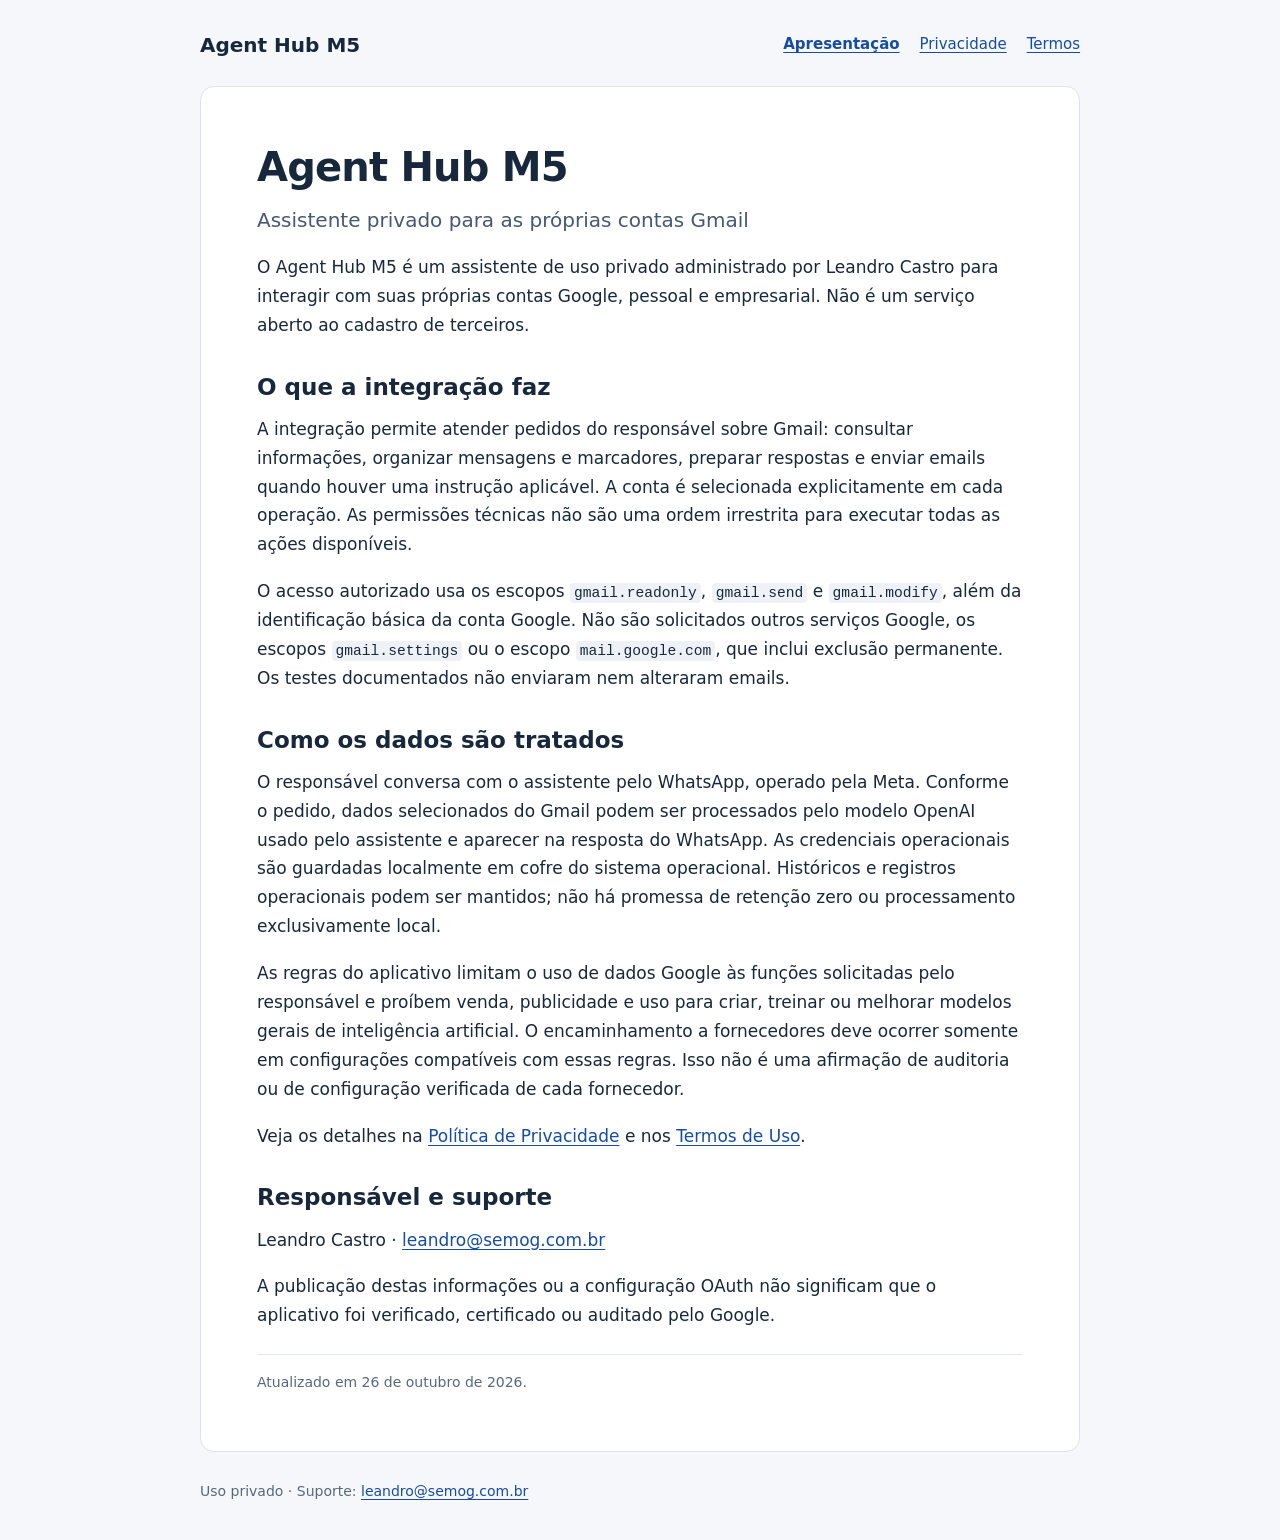
<file: index.html>
<!doctype html>
<html lang="pt-BR">
<head>
<meta charset="utf-8">
<meta name="viewport" content="width=device-width,initial-scale=1">
<meta name="description" content="Assistente privado para as próprias contas Gmail">
<meta name="referrer" content="strict-origin-when-cross-origin">
<title>Agent Hub M5 — Agent Hub M5</title>
<link rel="canonical" href="https://leandrosemog.github.io/agent-hub-public-docs/index.html">
<link rel="stylesheet" href="styles.css">
</head>
<body><a class="skip" href="#conteudo">Pular para o conteúdo</a><header><a class="brand" href="https://leandrosemog.github.io/agent-hub-public-docs/index.html">Agent Hub M5</a><nav aria-label="Navegação principal"><a href="https://leandrosemog.github.io/agent-hub-public-docs/index.html" aria-current="page">Apresentação</a><a href="https://leandrosemog.github.io/agent-hub-public-docs/privacy.html">Privacidade</a><a href="https://leandrosemog.github.io/agent-hub-public-docs/terms.html">Termos</a></nav></header><main id="conteudo"><h1>Agent Hub M5</h1><p class="intro">Assistente privado para as próprias contas Gmail</p><p>O Agent Hub M5 é um assistente de uso privado administrado por Leandro Castro para interagir com suas próprias contas Google, pessoal e empresarial. Não é um serviço aberto ao cadastro de terceiros.</p>
<h2>O que a integração faz</h2><p>A integração permite atender pedidos do responsável sobre Gmail: consultar informações, organizar mensagens e marcadores, preparar respostas e enviar emails quando houver uma instrução aplicável. A conta é selecionada explicitamente em cada operação. As permissões técnicas não são uma ordem irrestrita para executar todas as ações disponíveis.</p>
<p>O acesso autorizado usa os escopos <code>gmail.readonly</code>, <code>gmail.send</code> e <code>gmail.modify</code>, além da identificação básica da conta Google. Não são solicitados outros serviços Google, os escopos <code>gmail.settings</code> ou o escopo <code>mail.google.com</code>, que inclui exclusão permanente. Os testes documentados não enviaram nem alteraram emails.</p>
<h2>Como os dados são tratados</h2><p>O responsável conversa com o assistente pelo WhatsApp, operado pela Meta. Conforme o pedido, dados selecionados do Gmail podem ser processados pelo modelo OpenAI usado pelo assistente e aparecer na resposta do WhatsApp. As credenciais operacionais são guardadas localmente em cofre do sistema operacional. Históricos e registros operacionais podem ser mantidos; não há promessa de retenção zero ou processamento exclusivamente local.</p>
<p>As regras do aplicativo limitam o uso de dados Google às funções solicitadas pelo responsável e proíbem venda, publicidade e uso para criar, treinar ou melhorar modelos gerais de inteligência artificial. O encaminhamento a fornecedores deve ocorrer somente em configurações compatíveis com essas regras. Isso não é uma afirmação de auditoria ou de configuração verificada de cada fornecedor.</p>
<p>Veja os detalhes na <a href="https://leandrosemog.github.io/agent-hub-public-docs/privacy.html">Política de Privacidade</a> e nos <a href="https://leandrosemog.github.io/agent-hub-public-docs/terms.html">Termos de Uso</a>.</p>
<h2>Responsável e suporte</h2><p>Leandro Castro · <a href="mailto:leandro@semog.com.br">leandro@semog.com.br</a></p><p>A publicação destas informações ou a configuração OAuth não significam que o aplicativo foi verificado, certificado ou auditado pelo Google.</p><p class="date">Atualizado em 26 de outubro de 2026.</p></main><footer>Uso privado · Suporte: <a href="mailto:leandro@semog.com.br">leandro@semog.com.br</a></footer></body>
</html>
</file>
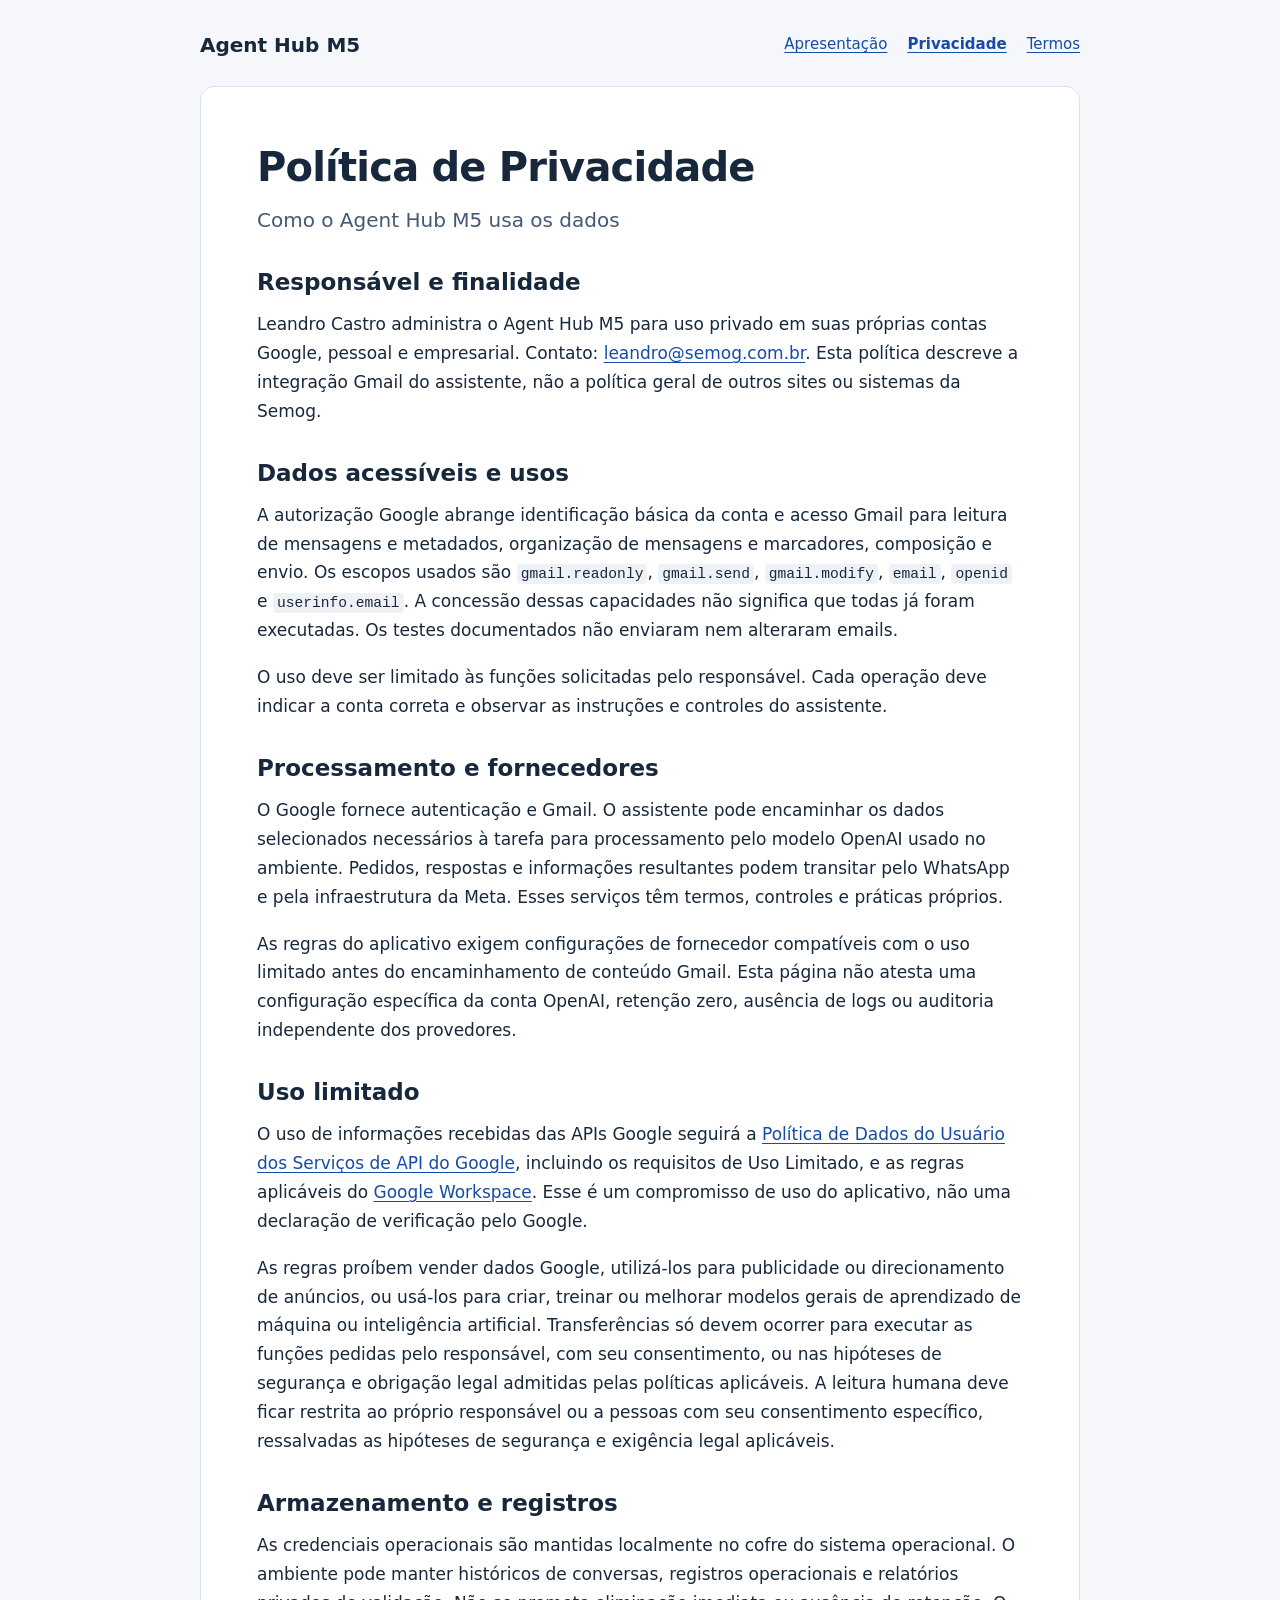
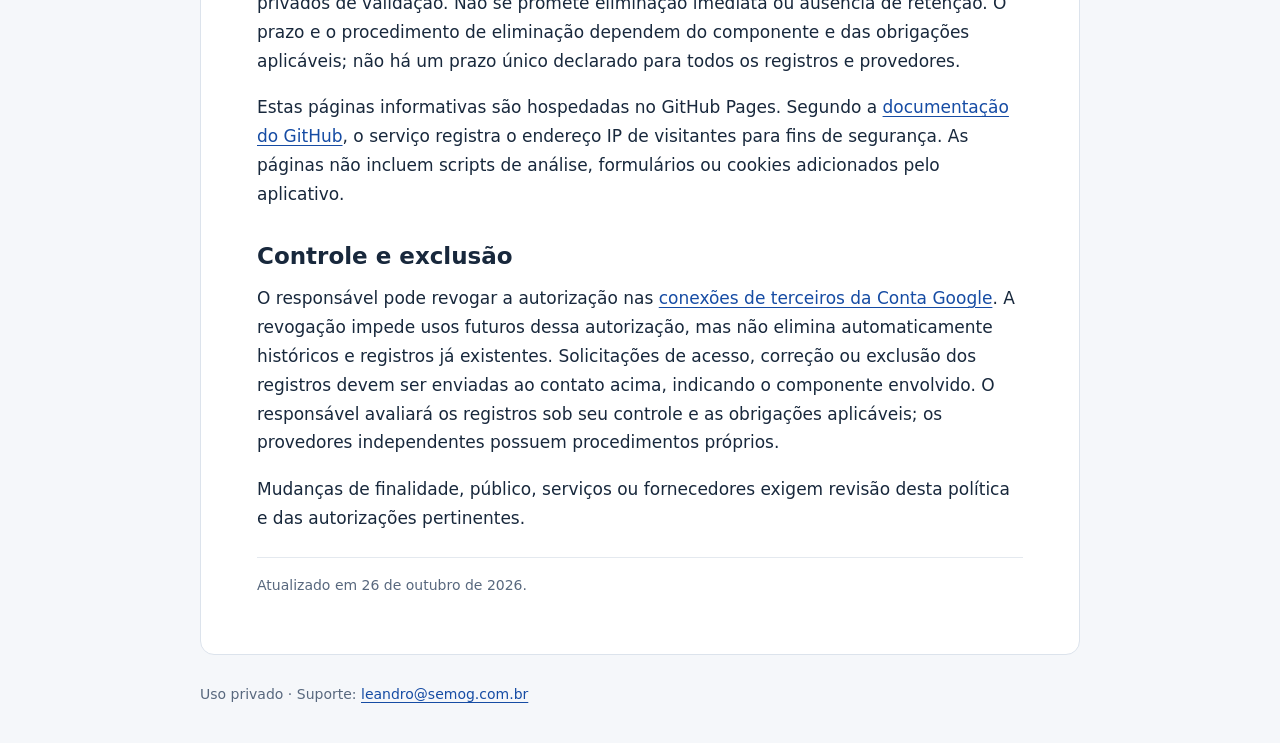
<file: privacy.html>
<!doctype html>
<html lang="pt-BR">
<head>
<meta charset="utf-8">
<meta name="viewport" content="width=device-width,initial-scale=1">
<meta name="description" content="Como o Agent Hub M5 usa os dados">
<meta name="referrer" content="strict-origin-when-cross-origin">
<title>Política de Privacidade — Agent Hub M5</title>
<link rel="canonical" href="https://leandrosemog.github.io/agent-hub-public-docs/privacy.html">
<link rel="stylesheet" href="styles.css">
</head>
<body><a class="skip" href="#conteudo">Pular para o conteúdo</a><header><a class="brand" href="https://leandrosemog.github.io/agent-hub-public-docs/index.html">Agent Hub M5</a><nav aria-label="Navegação principal"><a href="https://leandrosemog.github.io/agent-hub-public-docs/index.html">Apresentação</a><a href="https://leandrosemog.github.io/agent-hub-public-docs/privacy.html" aria-current="page">Privacidade</a><a href="https://leandrosemog.github.io/agent-hub-public-docs/terms.html">Termos</a></nav></header><main id="conteudo"><h1>Política de Privacidade</h1><p class="intro">Como o Agent Hub M5 usa os dados</p><h2>Responsável e finalidade</h2><p>Leandro Castro administra o Agent Hub M5 para uso privado em suas próprias contas Google, pessoal e empresarial. Contato: <a href="mailto:leandro@semog.com.br">leandro@semog.com.br</a>. Esta política descreve a integração Gmail do assistente, não a política geral de outros sites ou sistemas da Semog.</p>
<h2>Dados acessíveis e usos</h2><p>A autorização Google abrange identificação básica da conta e acesso Gmail para leitura de mensagens e metadados, organização de mensagens e marcadores, composição e envio. Os escopos usados são <code>gmail.readonly</code>, <code>gmail.send</code>, <code>gmail.modify</code>, <code>email</code>, <code>openid</code> e <code>userinfo.email</code>. A concessão dessas capacidades não significa que todas já foram executadas. Os testes documentados não enviaram nem alteraram emails.</p><p>O uso deve ser limitado às funções solicitadas pelo responsável. Cada operação deve indicar a conta correta e observar as instruções e controles do assistente.</p>
<h2>Processamento e fornecedores</h2><p>O Google fornece autenticação e Gmail. O assistente pode encaminhar os dados selecionados necessários à tarefa para processamento pelo modelo OpenAI usado no ambiente. Pedidos, respostas e informações resultantes podem transitar pelo WhatsApp e pela infraestrutura da Meta. Esses serviços têm termos, controles e práticas próprios.</p><p>As regras do aplicativo exigem configurações de fornecedor compatíveis com o uso limitado antes do encaminhamento de conteúdo Gmail. Esta página não atesta uma configuração específica da conta OpenAI, retenção zero, ausência de logs ou auditoria independente dos provedores.</p>
<h2>Uso limitado</h2><p>O uso de informações recebidas das APIs Google seguirá a <a href="https://developers.google.com/terms/api-services-user-data-policy">Política de Dados do Usuário dos Serviços de API do Google</a>, incluindo os requisitos de Uso Limitado, e as regras aplicáveis do <a href="https://developers.google.com/workspace/workspace-api-user-data-developer-policy">Google Workspace</a>. Esse é um compromisso de uso do aplicativo, não uma declaração de verificação pelo Google.</p><p>As regras proíbem vender dados Google, utilizá-los para publicidade ou direcionamento de anúncios, ou usá-los para criar, treinar ou melhorar modelos gerais de aprendizado de máquina ou inteligência artificial. Transferências só devem ocorrer para executar as funções pedidas pelo responsável, com seu consentimento, ou nas hipóteses de segurança e obrigação legal admitidas pelas políticas aplicáveis. A leitura humana deve ficar restrita ao próprio responsável ou a pessoas com seu consentimento específico, ressalvadas as hipóteses de segurança e exigência legal aplicáveis.</p>
<h2>Armazenamento e registros</h2><p>As credenciais operacionais são mantidas localmente no cofre do sistema operacional. O ambiente pode manter históricos de conversas, registros operacionais e relatórios privados de validação. Não se promete eliminação imediata ou ausência de retenção. O prazo e o procedimento de eliminação dependem do componente e das obrigações aplicáveis; não há um prazo único declarado para todos os registros e provedores.</p><p>Estas páginas informativas são hospedadas no GitHub Pages. Segundo a <a href="https://docs.github.com/en/pages/getting-started-with-github-pages/what-is-github-pages#data-collection">documentação do GitHub</a>, o serviço registra o endereço IP de visitantes para fins de segurança. As páginas não incluem scripts de análise, formulários ou cookies adicionados pelo aplicativo.</p>
<h2>Controle e exclusão</h2><p>O responsável pode revogar a autorização nas <a href="https://myaccount.google.com/connections">conexões de terceiros da Conta Google</a>. A revogação impede usos futuros dessa autorização, mas não elimina automaticamente históricos e registros já existentes. Solicitações de acesso, correção ou exclusão dos registros devem ser enviadas ao contato acima, indicando o componente envolvido. O responsável avaliará os registros sob seu controle e as obrigações aplicáveis; os provedores independentes possuem procedimentos próprios.</p><p>Mudanças de finalidade, público, serviços ou fornecedores exigem revisão desta política e das autorizações pertinentes.</p><p class="date">Atualizado em 26 de outubro de 2026.</p></main><footer>Uso privado · Suporte: <a href="mailto:leandro@semog.com.br">leandro@semog.com.br</a></footer></body>
</html>
</file>
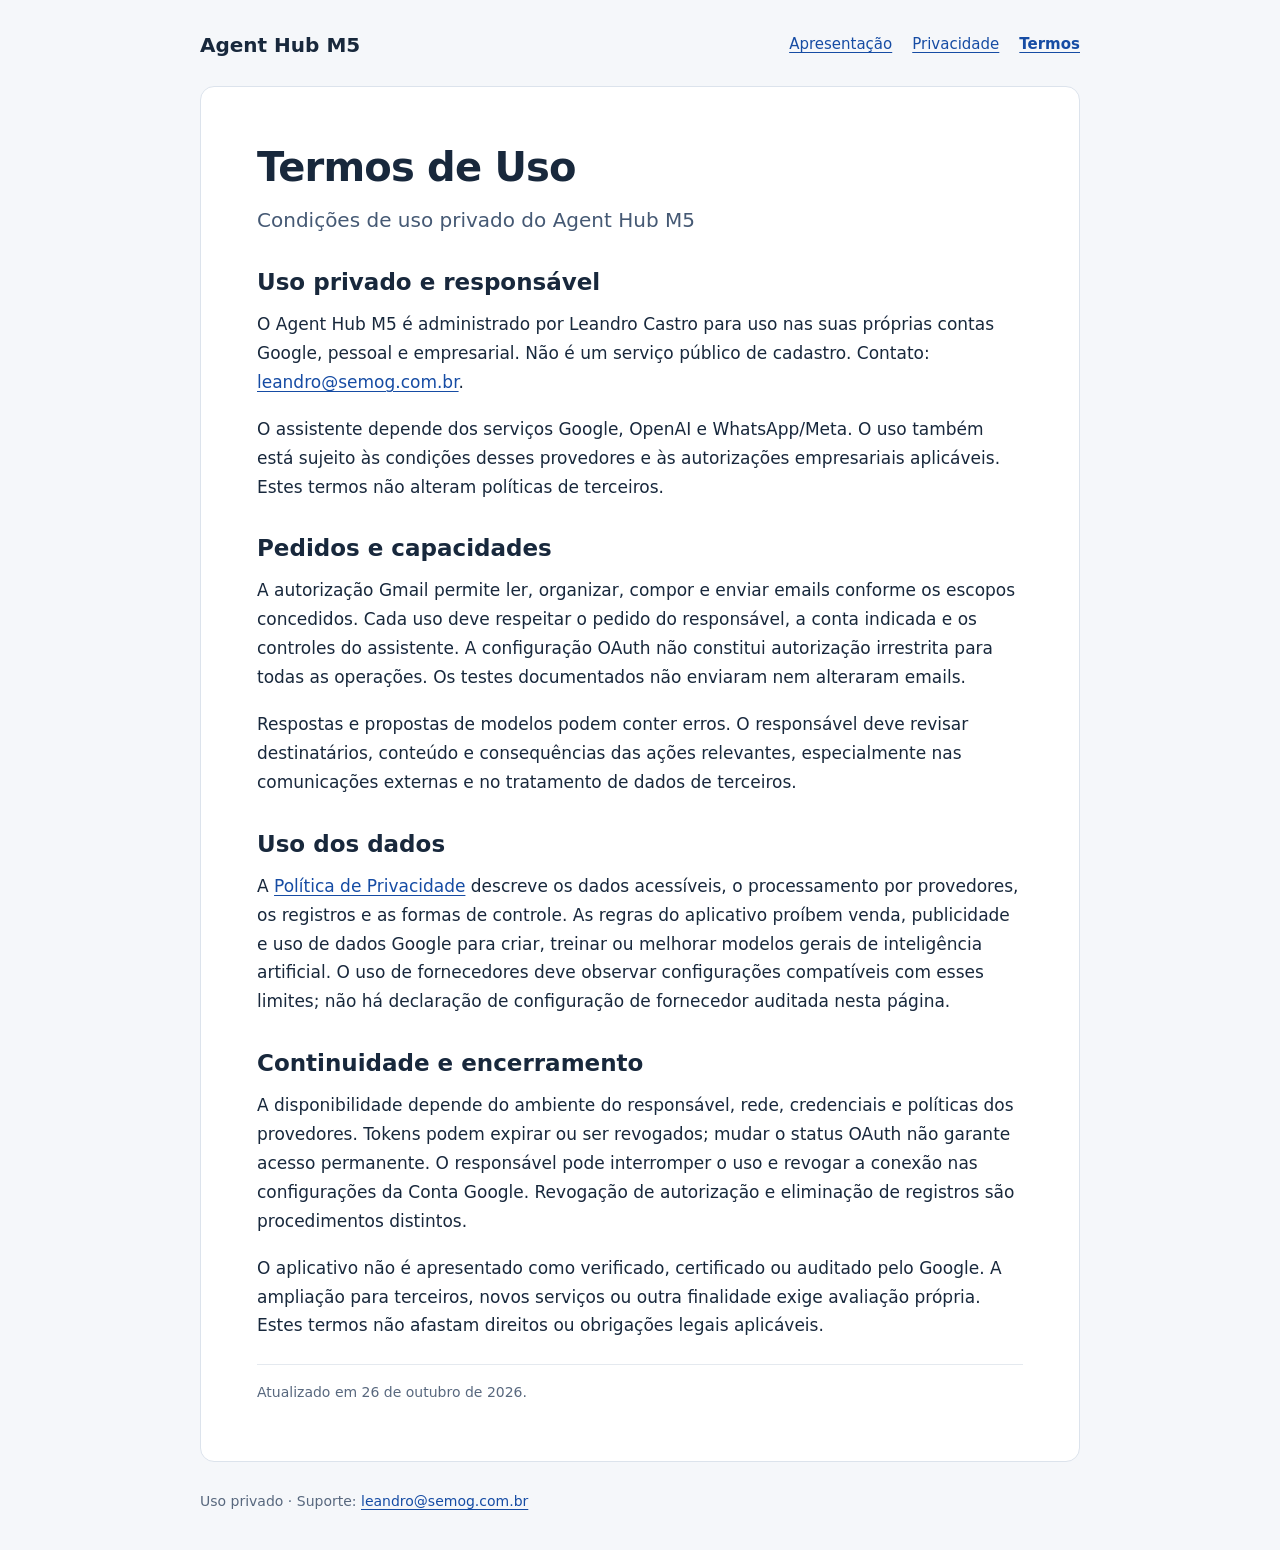
<file: terms.html>
<!doctype html>
<html lang="pt-BR">
<head>
<meta charset="utf-8">
<meta name="viewport" content="width=device-width,initial-scale=1">
<meta name="description" content="Condições de uso privado do Agent Hub M5">
<meta name="referrer" content="strict-origin-when-cross-origin">
<title>Termos de Uso — Agent Hub M5</title>
<link rel="canonical" href="https://leandrosemog.github.io/agent-hub-public-docs/terms.html">
<link rel="stylesheet" href="styles.css">
</head>
<body><a class="skip" href="#conteudo">Pular para o conteúdo</a><header><a class="brand" href="https://leandrosemog.github.io/agent-hub-public-docs/index.html">Agent Hub M5</a><nav aria-label="Navegação principal"><a href="https://leandrosemog.github.io/agent-hub-public-docs/index.html">Apresentação</a><a href="https://leandrosemog.github.io/agent-hub-public-docs/privacy.html">Privacidade</a><a href="https://leandrosemog.github.io/agent-hub-public-docs/terms.html" aria-current="page">Termos</a></nav></header><main id="conteudo"><h1>Termos de Uso</h1><p class="intro">Condições de uso privado do Agent Hub M5</p><h2>Uso privado e responsável</h2><p>O Agent Hub M5 é administrado por Leandro Castro para uso nas suas próprias contas Google, pessoal e empresarial. Não é um serviço público de cadastro. Contato: <a href="mailto:leandro@semog.com.br">leandro@semog.com.br</a>.</p><p>O assistente depende dos serviços Google, OpenAI e WhatsApp/Meta. O uso também está sujeito às condições desses provedores e às autorizações empresariais aplicáveis. Estes termos não alteram políticas de terceiros.</p>
<h2>Pedidos e capacidades</h2><p>A autorização Gmail permite ler, organizar, compor e enviar emails conforme os escopos concedidos. Cada uso deve respeitar o pedido do responsável, a conta indicada e os controles do assistente. A configuração OAuth não constitui autorização irrestrita para todas as operações. Os testes documentados não enviaram nem alteraram emails.</p><p>Respostas e propostas de modelos podem conter erros. O responsável deve revisar destinatários, conteúdo e consequências das ações relevantes, especialmente nas comunicações externas e no tratamento de dados de terceiros.</p>
<h2>Uso dos dados</h2><p>A <a href="https://leandrosemog.github.io/agent-hub-public-docs/privacy.html">Política de Privacidade</a> descreve os dados acessíveis, o processamento por provedores, os registros e as formas de controle. As regras do aplicativo proíbem venda, publicidade e uso de dados Google para criar, treinar ou melhorar modelos gerais de inteligência artificial. O uso de fornecedores deve observar configurações compatíveis com esses limites; não há declaração de configuração de fornecedor auditada nesta página.</p>
<h2>Continuidade e encerramento</h2><p>A disponibilidade depende do ambiente do responsável, rede, credenciais e políticas dos provedores. Tokens podem expirar ou ser revogados; mudar o status OAuth não garante acesso permanente. O responsável pode interromper o uso e revogar a conexão nas configurações da Conta Google. Revogação de autorização e eliminação de registros são procedimentos distintos.</p><p>O aplicativo não é apresentado como verificado, certificado ou auditado pelo Google. A ampliação para terceiros, novos serviços ou outra finalidade exige avaliação própria. Estes termos não afastam direitos ou obrigações legais aplicáveis.</p><p class="date">Atualizado em 26 de outubro de 2026.</p></main><footer>Uso privado · Suporte: <a href="mailto:leandro@semog.com.br">leandro@semog.com.br</a></footer></body>
</html>
</file>
<file: styles.css>
*{box-sizing:border-box}html{color-scheme:light}body{margin:0;background:#f5f7fa;color:#18283c;font:17px/1.7 system-ui,-apple-system,BlinkMacSystemFont,"Segoe UI",sans-serif}a{color:#164ca4;text-underline-offset:.2em}a:hover{color:#103477}a:focus-visible{outline:3px solid #bd6d00;outline-offset:5px;border-radius:2px}.skip{position:absolute;left:-9999px}.skip:focus{left:16px;top:12px;background:white;padding:8px;z-index:2}header,main,footer{width:min(100% - 40px,880px);margin:auto}header{padding:28px 0 24px;display:flex;align-items:center;justify-content:space-between;gap:20px;flex-wrap:wrap}.brand{font-size:20px;font-weight:700;color:#18283c;text-decoration:none}nav{display:flex;gap:20px;flex-wrap:wrap}nav a{font-size:15px}nav a[aria-current=page]{font-weight:700}main{background:#fff;border:1px solid #dce3ec;border-radius:14px;padding:clamp(24px,5vw,56px);margin-bottom:28px}h1{font-size:clamp(30px,5vw,40px);line-height:1.2;margin:0 0 14px;letter-spacing:-.02em}h2{font-size:23px;line-height:1.35;margin:32px 0 12px}p{margin:0 0 18px}.intro{font-size:20px;color:#455974;line-height:1.5}.date{font-size:14px;color:#58687e;margin:24px 0 0;padding-top:16px;border-top:1px solid #e4e9ef}code{font-size:.86em;overflow-wrap:anywhere;background:#eef2f7;padding:2px 4px;border-radius:4px}footer{font-size:14px;color:#58687e;padding:0 0 36px}p,a{overflow-wrap:anywhere}@media(max-width:480px){header,main,footer{width:calc(100% - 24px)}header{padding-top:20px}nav{gap:14px}body{font-size:16px}main{border-radius:10px}}
</file>
